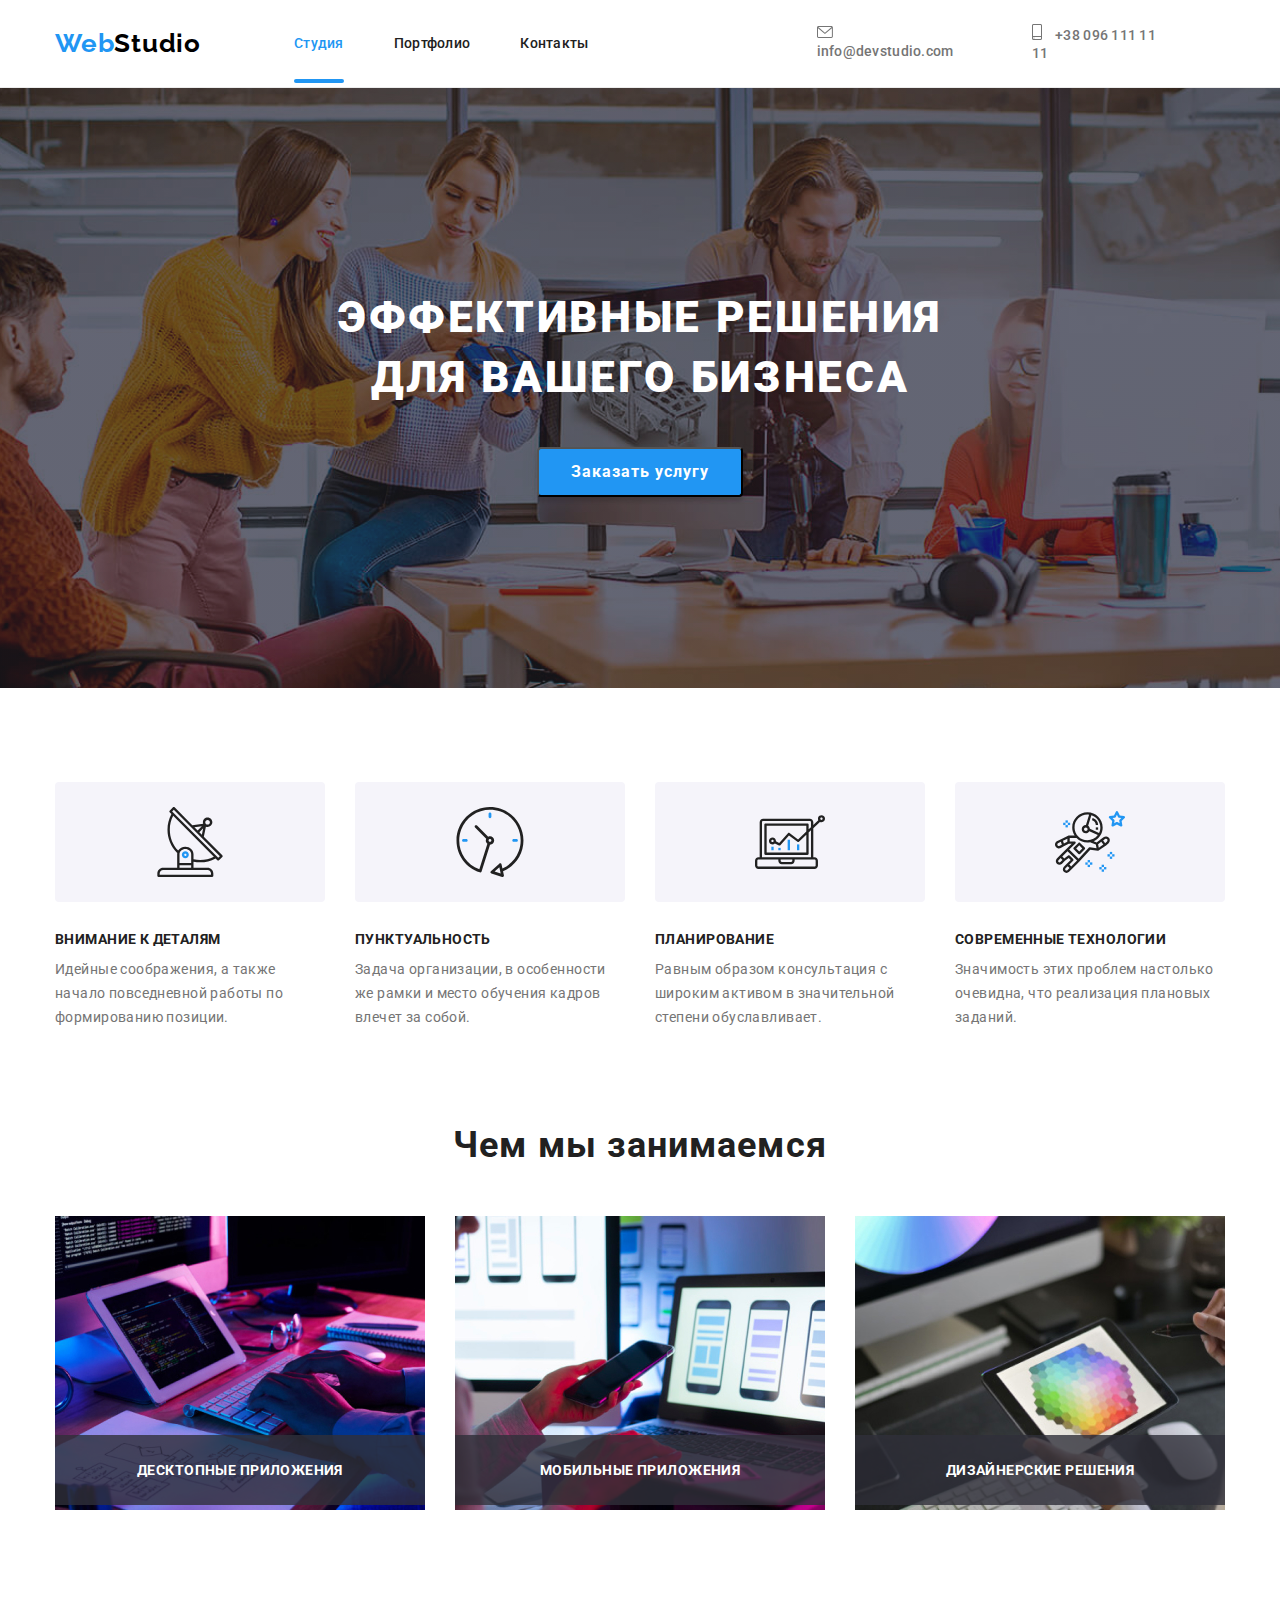
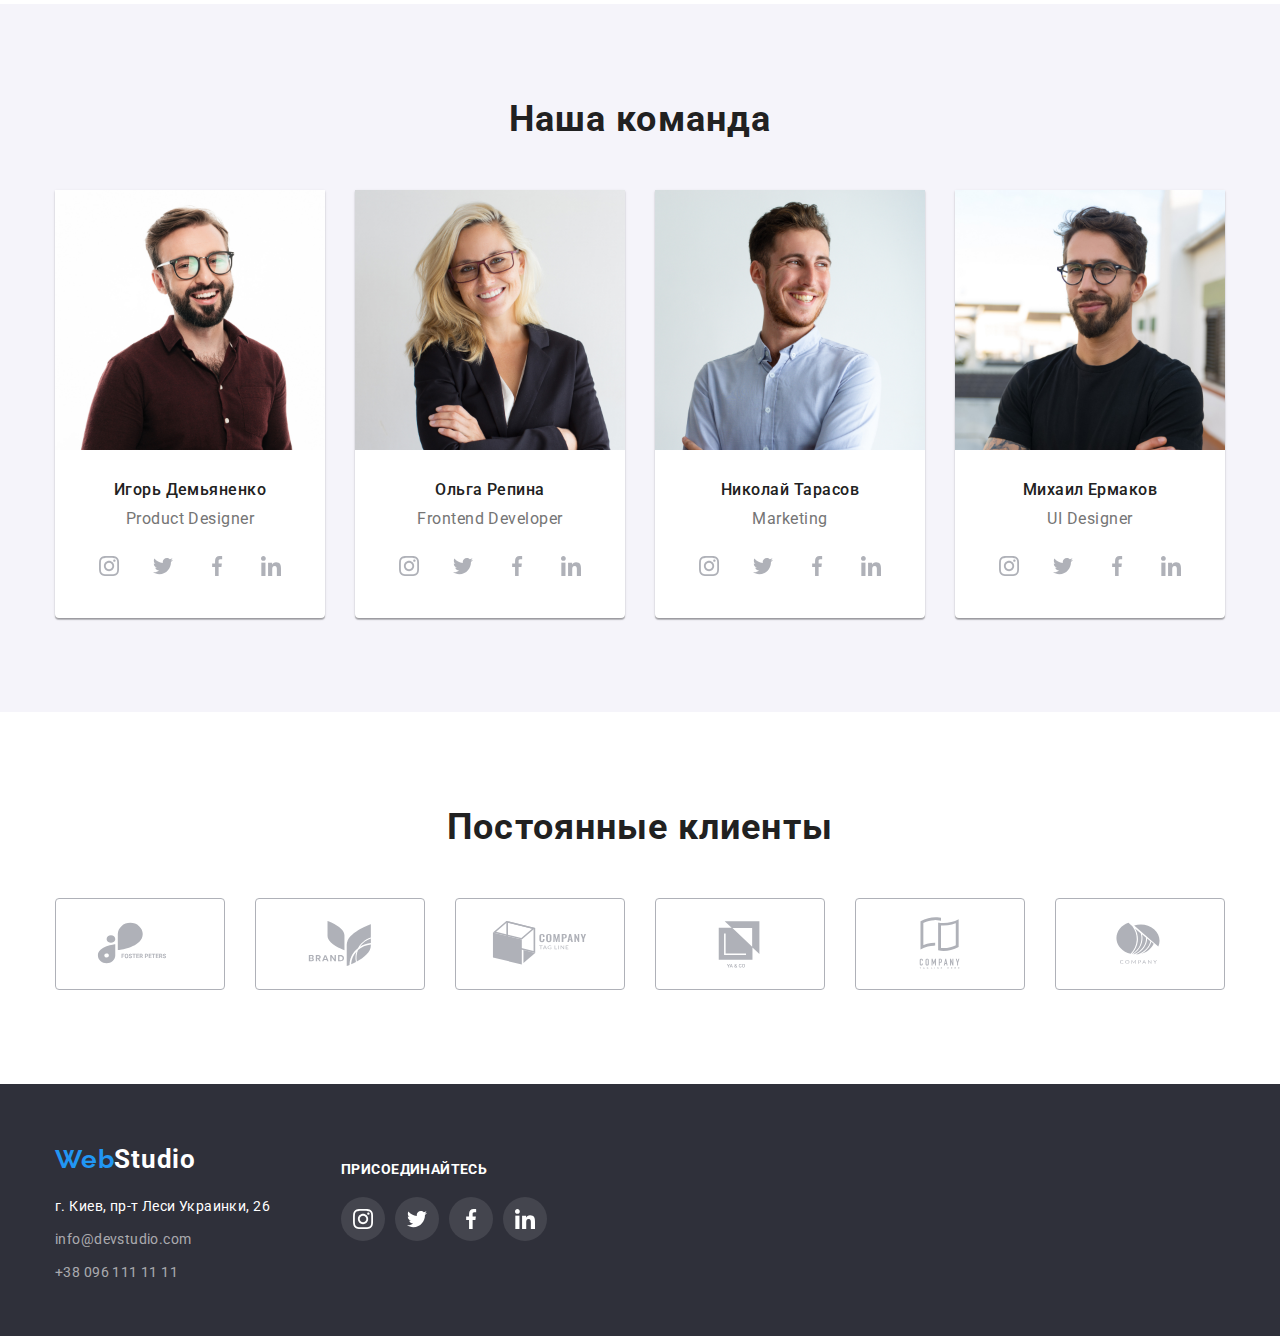
<file: index.html>
<!DOCTYPE html>
<html lang="ru">

<head>
    <meta charset="UTF-8">
    <meta http-equiv="X-UA-Compatible" content="IE=edge">
    <meta name="viewport" content="width=device-width, initial-scale=1.0">
    <title>Document</title>
    <link rel="preconnect" href="https://fonts.googleapis.com">
    <link rel="preconnect" href="https://fonts.gstatic.com" crossorigin>
    <link
        href="https://fonts.googleapis.com/css2?family=Raleway:wght@700&family=Roboto:wght@100;400;500;700;900&display=swap"
        rel="stylesheet">
    <link rel="stylesheet" href="css/modern-normalize.css">
    <link rel="stylesheet" href="css/styles.css">
</head>


<body>
    <!---   Хедер   -->
    <header class="header">
        <div class="header-div container">
            <nav class="header-nav">
                <a class="logo link" href="index.html">Web</a><a class="logo-header-studio link"
                    href="index.html">Studio</a>
                <ul class="header-list list">
                    <li class="header-li">
                        <a href="index.html" class="header-link link current">Студия</a>
                    </li>
                    <li class="header-li">
                        <a href="portfolio.html" class="header-link link">Портфолио</a>
                    </li>
                    <li class="header-li">
                        <a href="index.html" class="header-link link">Контакты</a>
                    </li>
                </ul>
                <div class="header-connect">
                    <ul class="header-list2 list">
                        <li class="header-li2">
                            <a href="mailto:info@devstudio.com" class="header-link2 link">
                                <svg class="header-icon" height="12" width="16">
                                    <use href="./images/icons.svg#icon-envelope"></use>
                                </svg>
                                info@devstudio.com
                            </a>
                        </li>
                        <li class="header-li2">
                            <a href="tel:+380961111111" class="header-link2 link">
                                <svg class="header-icon" height="16" width="10">
                                    <use href="./images/icons.svg#icon-smartphone"></use>
                                </svg>
                                +38 096 111 11 11</a>
                        </li>
                    </ul>
                </div>
            </nav>
        </div>
    </header>

    <main>



        <!---   Шапка    -->
        <section class="motto">
            <div class="motto-div container">
                <h1 class="motto-h1">Эффективные решения для вашего бизнеса</h1>
                <button type="button" class="motto-btn btn" data-modal-open>
                    Заказать услугу</button>
                <div class="backdrop is-hidden" data-modal>
                    <div class="modal-div">
                        <button type="button" class="modal-btn btn" data-modal-close>
                            <svg class="modal-icon" width="10" height="10">
                                <use href="./images/icons.svg#Vector"></use>
                            </svg>
                        </button>
                    </div>
                </div>
        </section>


        <!---   Гарантии    -->
        <section class="desctiption-div description">
            <div class="container">
                <ul class="description-list list">
                    <li class="desctiption-li">
                        <div class="desctiption-div-icon">
                            <svg class="description-icon" width="70" height="70">
                                <use href="./images/icons.svg#icon-antenna"></use>
                            </svg>
                        </div>
                        <h3 class="description-h3">
                            Внимание к деталям</h3>
                        <p class="description-p">Идейные соображения, а также начало повседневной работы по формированию
                            позиции.</p>
                    </li>
                    <li class="desctiption-li">
                        <div class="desctiption-div-icon">
                            <svg class="description-icon" width="70" height="70">
                                <use href="./images/icons.svg#icon-clock"></use>
                            </svg>
                        </div>
                        <h3 class="description-h3">
                            Пунктуальность</h3>
                        <p class="description-p">Задача организации, в особенности же рамки и место обучения кадров
                            влечет
                            за собой.</p>
                    </li>
                    <li class="desctiption-li">
                        <div class="desctiption-div-icon">
                            <svg class="description-icon" width="70" height="70">
                                <use href="./images/icons.svg#icon-diagram"></use>
                            </svg>
                        </div>
                        <h3 class="description-h3">
                            Планирование</h3>
                        <p class="description-p">Равным образом консультация с широким активом в значительной степени
                            обуславливает.</p>
                    </li>
                    <li class="desctiption-li">
                        <div class="desctiption-div-icon">
                            <svg class="description-icon" width="70" height="70">
                                <use href="./images/icons.svg#icon-astronaut"></use>
                            </svg>
                        </div>
                        <h3 class="description-h3">
                            Современные технологии</h3>
                        <p class="description-p">Значимость этих проблем настолько очевидна, что реализация плановых
                            заданий.</p>
                    </li>
                </ul>
            </div>
            </div>
        </section>


        <!---   Чем мы занимаемся   -->
        <section class="photo">
            <div class="container">
                <h2 class="photo-h2">Чем мы занимаемся</h2>
                <ul class="photo-list list">
                    <li class="photo-li">
                        <img class="photo-img" src="./images/img2.jpg" width="370" height="294"
                            alt="Клавиатура и планшет">
                        <div class="photo-h3-div">
                            <h3 class="photo-h3">Десктопные приложения</h3>
                        </div>
                    </li>
                    <li class="photo-li">
                        <img class="photo-img" src="./images/img1.jpg" width="370" height="294" alt="Телефон">
                        <div class="photo-h3-div">
                            <h3 class="photo-h3">Мобильные приложения</h3>
                        </div>
                    </li>
                    <li class="photo-li">
                        <img class="photo-img" src="./images/img.jpg" width="370" height="294" alt="Планшет">
                        <div class="photo-h3-div">
                            <h3 class="photo-h3">Дизайнерские решения</h3>
                        </div>
                    </li>
                </ul>
        </section>


        <!---   Наша команда    -->
        <section class="team">
            <div class="container">
                <h2 class="team-h2">Наша команда</h2>
                <ul class="team-list list">
                    <li class="team-li "><img class="team-img" src="./images/img3.jpg" width="270" height="260"
                            alt="Игорь Демьяненко">
                        <div class="team-li-div">
                            <h3 class="team-h3">Игорь Демьяненко</h3>
                            <p class="team-p" lang="en">Product Designer</p>
                            <ul class="team-icon-list list">
                                <li class="team-icon-li">
                                    <a href="" class="team-icon-link">
                                        <svg class="team-icon" width="20" height="20">
                                            <use href="./images/icons.svg#icon-instagram"></use>
                                        </svg>
                                    </a>
                                </li>
                                <li class="team-icon-li">
                                    <a href="" class="team-icon-link">
                                        <svg class="team-icon" width="20" height="20">
                                            <use href="./images/icons.svg#icon-twitter"></use>
                                        </svg>
                                    </a>
                                </li>
                                <li class="team-icon-li">
                                    <a href="" class="team-icon-link">
                                        <svg class="team-icon" width="20" height="20">
                                            <use href="./images/icons.svg#icon-facebook"></use>
                                        </svg>
                                    </a>
                                </li>
                                <li class="team-icon-li">
                                    <a href="" class="team-icon-link">
                                        <svg class="team-icon" width="20" height="20">
                                            <use href="./images/icons.svg#icon-linkedin"></use>
                                        </svg>
                                    </a>
                                </li>
                            </ul>
                    </li>
                    <li class="team-li ">
                        <img class="team-img" src="./images/img4.jpg" width="270" height="260" alt="Ольга Репина">
                        <div class="team-li-div">
                            <h3 class="team-h3">Ольга Репина</h3>
                            <p class="team-p" lang="en">Frontend Developer</p>
                            <ul class="team-icon-list list">
                                <li class="team-icon-li">
                                    <a href="" class="team-icon-link">
                                        <svg class="team-icon" width="20" height="20">
                                            <use href="./images/icons.svg#icon-instagram"></use>
                                        </svg>
                                    </a>
                                </li>
                                <li class="team-icon-li">
                                    <a href="" class="team-icon-link">
                                        <svg class="team-icon" width="20" height="20">
                                            <use href="./images/icons.svg#icon-twitter"></use>
                                        </svg>
                                    </a>
                                </li>
                                <li class="team-icon-li">
                                    <a href="" class="team-icon-link">
                                        <svg class="team-icon" width="20" height="20">
                                            <use href="./images/icons.svg#icon-facebook"></use>
                                        </svg>
                                    </a>
                                </li>
                                <li class="team-icon-li">
                                    <a href="" class="team-icon-link">
                                        <svg class="team-icon" width="20" height="20">
                                            <use href="./images/icons.svg#icon-linkedin"></use>
                                        </svg>
                                    </a>
                                </li>
                            </ul>
                        </div>
                    </li>
                    <li class="team-li "><img class="team-img" src="./images/img5.jpg" width="270" height="260"
                            alt="Николай Тарасов">
                        <div class="team-li-div">
                            <h3 class="team-h3">Николай Тарасов</h3>
                            <p class="team-p" lang="en">Marketing</p>
                            <ul class="team-icon-list list">
                                <li class="team-icon-li">
                                    <a href="" class="team-icon-link">
                                        <svg class="team-icon" width="20" height="20">
                                            <use href="./images/icons.svg#icon-instagram"></use>
                                        </svg>
                                    </a>
                                </li>
                                <li class="team-icon-li">
                                    <a href="" class="team-icon-link">
                                        <svg class="team-icon" width="20" height="20">
                                            <use href="./images/icons.svg#icon-twitter"></use>
                                        </svg>
                                    </a>
                                </li>
                                <li class="team-icon-li">
                                    <a href="" class="team-icon-link">
                                        <svg class="team-icon" width="20" height="20">
                                            <use href="./images/icons.svg#icon-facebook"></use>
                                        </svg>
                                    </a>
                                </li>
                                <li class="team-icon-li">
                                    <a href="" class="team-icon-link">
                                        <svg class="team-icon" width="20" height="20">
                                            <use href="./images/icons.svg#icon-linkedin"></use>
                                        </svg>
                                    </a>
                                </li>
                            </ul>
                        </div>
                    </li>
                    <li class="team-li "><img class="team-img" src="./images/img6.jpg" width="270" height="260"
                            alt="Михаил Ермаков">
                        <div class="team-li-div">
                            <h3 class="team-h3">Михаил Ермаков</h3>
                            <p class="team-p" lang="en">UI Designer</p>
                            <ul class="team-icon-list list">
                                <li class="team-icon-li">
                                    <a href="" class="team-icon-link">
                                        <svg class="team-icon" width="20" height="20">
                                            <use href="./images/icons.svg#icon-instagram"></use>
                                        </svg>
                                    </a>
                                </li>
                                <li class="team-icon-li">
                                    <a href="" class="team-icon-link">
                                        <svg class="team-icon" width="20" height="20">
                                            <use href="./images/icons.svg#icon-twitter"></use>
                                        </svg>
                                    </a>
                                </li>
                                <li class="team-icon-li">
                                    <a href="" class="team-icon-link">
                                        <svg class="team-icon" width="20" height="20">
                                            <use href="./images/icons.svg#icon-facebook"></use>
                                        </svg>
                                    </a>
                                </li>
                                <li class="team-icon-li">
                                    <a href="" class="team-icon-link">
                                        <svg class="team-icon" width="20" height="20">
                                            <use href="./images/icons.svg#icon-linkedin"></use>
                                        </svg>
                                    </a>
                                </li>
                            </ul>
                        </div>
                    </li>
                </ul>
            </div>
        </section>

        <section class="clients">
            <div class="clients-div container">
                <h2 class="clients-h2">Постоянные клиенты</h2>
                <ul class="clients-list list">
                    <li class="clients-li">
                        <a class="clients-icon-link" href="">
                            <svg class="clients-icon" width="106" height="60">
                                <use href="./images/icons.svg#icon-Logo"></use>
                            </svg>
                        </a>
                    </li>
                    <li class="clients-li">
                        <a class="clients-icon-link" href="">
                            <svg class="clients-icon" width="106" height="60">
                                <use href="./images/icons.svg#icon-Logo1"></use>
                            </svg>
                        </a>
                    </li>
                    <li class="clients-li">
                        <a class="clients-icon-link" href="">
                            <svg class="clients-icon" width="106" height="60">
                                <use href="./images/icons.svg#icon-Logo2"></use>
                            </svg>
                        </a>
                    </li>
                    <li class="clients-li">
                        <a class="clients-icon-link" href="">
                            <svg class="clients-icon" width="106" height="60">
                                <use href="./images/icons.svg#icon-Logo3"></use>
                            </svg>
                        </a>
                    </li>
                    <li class="clients-li">
                        <a class="clients-icon-link" href="">
                            <svg class="clients-icon" width="106" height="60">
                                <use href="./images/icons.svg#icon-Logo4"></use>
                            </svg>
                        </a>
                    </li>
                    <li class="clients-li">
                        <a class="clients-icon-link" href="">
                            <svg class="clients-icon" width="106" height="60">
                                <use href="./images/icons.svg#icon-Logo5"></use>
                            </svg>
                        </a>
                    </li>
                </ul>
            </div>


        </section>

    </main>
    <!---   Футер    -->
    <footer class="footer">
        <div class="footer-div container">
            <span class="footer-logo"><a href="index.html" class="logo link">Web</a><a class="logo-footer-studio link"
                    href="index.html">Studio</a></span>
            <address class="footer-address">
                <ul class="footer-list list">
                    <li class="footer-li"><a class="footer-location link"
                            href="https://www.google.com.ua/maps/place/%D0%B1%D1%83%D0%BB%D1%8C%D0%B2%D0%B0%D1%80+%D0%9B%D0%B5%D1%81%D1%96+%D0%A3%D0%BA%D1%80%D0%B0%D1%97%D0%BD%D0%BA%D0%B8,+26,+%D0%9A%D0%B8%D1%97%D0%B2,+02000/@50.4265841,30.5361971,17z/data=!4m13!1m7!3m6!1s0x40d4cf0e033ecbe9:0x57a4dffefec77da0!2z0LHRg9C70YzQstCw0YAg0JvQtdGB0ZYg0KPQutGA0LDRl9C90LrQuCwgMjYsINCa0LjRl9CyLCAwMjAwMA!3b1!8m2!3d50.4265807!4d30.5383858!3m4!1s0x40d4cf0e033ecbe9:0x57a4dffefec77da0!8m2!3d50.4265807!4d30.5383858">
                            г. Киев, пр-т Леси Украинки, 26</a></li>
                    <li class="footer-li"><a class="footer-link link"
                            href="mailto:info@devstudio.com">info@devstudio.com</a></li>
                    <li class="footer-li"><a class="footer-link link" href="tel:+380961111111">+38 096 111 11 11</a>
                    </li>
                </ul>
            </address>
        </div>
        <div class="footer-icon-div container">
            <h3 class="footer-h3">
                ПРИСОЕДИНАЙТЕСЬ
            </h3>
            <ul class="footer-icon-list list">
                <li class="footer-icon-li">
                    <a href="" class="footer-icon-link">
                        <svg class="footer-icon" width="20" height="20">
                            <use href="./images/icons.svg#icon-instagram"></use>
                        </svg>
                    </a>
                </li>
                <li class="footer-icon-li">
                    <a href="" class="footer-icon-link">
                        <svg class="footer-icon" width="20" height="20">
                            <use href="./images/icons.svg#icon-twitter"></use>
                        </svg>
                    </a>
                </li>
                <li class="footer-icon-li">
                    <a href="" class="footer-icon-link">
                        <svg class="footer-icon" width="20" height="20">
                            <use href="./images/icons.svg#icon-facebook"></use>
                        </svg>
                    </a>
                </li>
                <li class="footer-icon-li">
                    <a href="" class="footer-icon-link">
                        <svg class="footer-icon" width="20" height="20">
                            <use href="./images/icons.svg#icon-linkedin"></use>
                        </svg>
                    </a>
                </li>
            </ul>
        </div>
    </footer>
    <script src="./js/modal.js"></script>
</body>

</html>
</file>
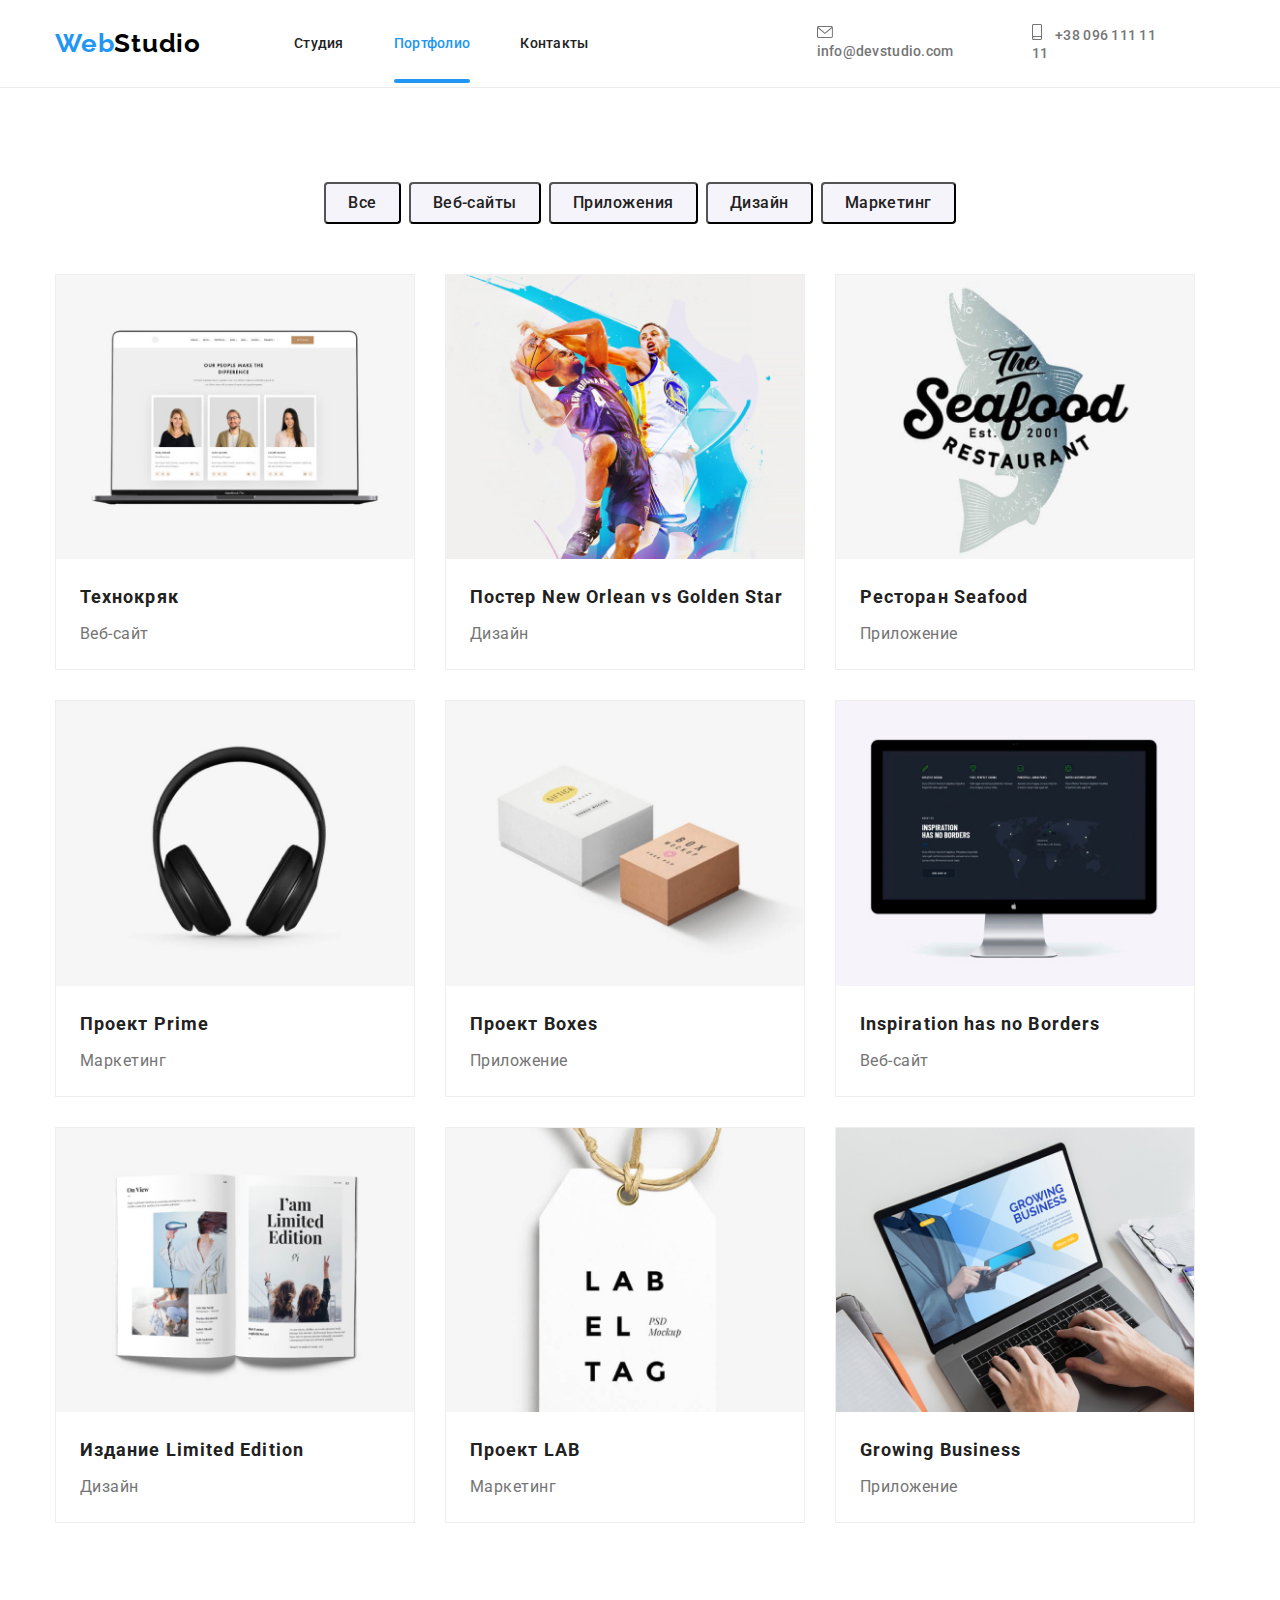
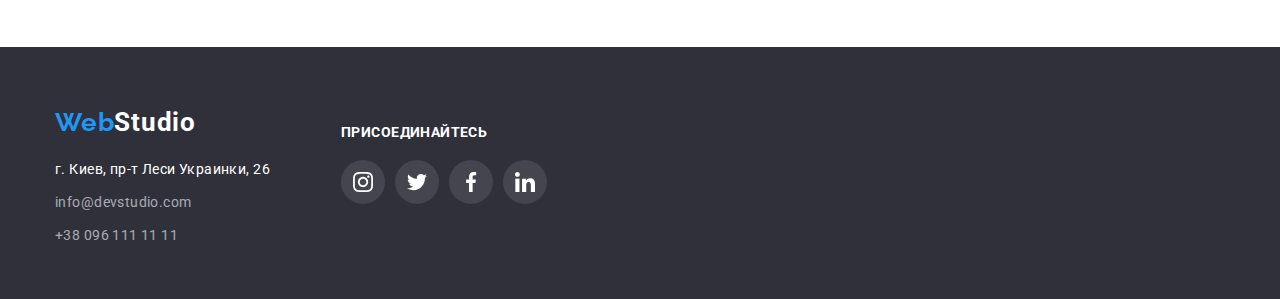
<file: portfolio.html>
<!DOCTYPE html>
<html lang="en">

<head>
    <meta charset="UTF-8">
    <meta http-equiv="X-UA-Compatible" content="IE=edge">
    <meta name="viewport" content="width=device-width, initial-scale=1.0">
    <title>Document</title>
    <link rel="preconnect" href="https://fonts.googleapis.com">
    <link rel="preconnect" href="https://fonts.gstatic.com" crossorigin>
    <link
        href="https://fonts.googleapis.com/css2?family=Raleway:wght@700&family=Roboto:wght@100;400;500;700;900&display=swap"
        rel="stylesheet">
    <link rel="stylesheet" href="css/modern-normalize.css">
    <link rel="stylesheet" href="css/styles.css">
</head>

<body>

    <!---   Хедер   -->
    <header class="header">
        <div class="header-div container">
            <nav class="header-nav">
                <a class="logo link" href="index.html">Web</a><a class="logo-header-studio link"
                    href="index.html">Studio</a>
                <ul class="header-list list">
                    <li class="header-li"><a href="index.html" class="header-link link">Студия</a></li>
                    <li class="header-li"><a href="portfolio.html" class="header-link link current">Портфолио</a></li>
                    <li class="header-li"><a href="index.html" class="header-link link">Контакты</a></li>
                </ul>
                <div class="header-connect">
                    <ul class="header-list2 list">
                        <li class="header-li2">
                            <a href="mailto:info@devstudio.com" class="header-link2 link">
                                <svg class="header-icon" height="12" width="16">
                                    <use href="./images/icons.svg#icon-envelope"></use>
                                </svg>
                                info@devstudio.com
                            </a>
                        </li>
                        <li class="header-li2">
                            <a href="tel:+380961111111" class="header-link2 link">
                                <svg class="header-icon" height="16" width="10">
                                    <use href="./images/icons.svg#icon-smartphone"></use>
                                </svg>
                                +38 096 111 11 11</a>
                        </li>
                    </ul>
                </div>
            </nav>
        </div>
    </header>

    <main>



        <!-- Главный контент -->
        <section class="maincontant">
            <div class="maincontant-div container">
                <ul class="nav-list list">
                    <li class="nav-li"><button class="nav-btn btn" type="button">Все</button></li>
                    <li class="nav-li"><button class="nav-btn btn" type="button">Веб-сайты</button></li>
                    <li class="nav-li"><button class="nav-btn btn" type="button">Приложения</button></li>
                    <li class="nav-li"><button class="nav-btn btn" type="button">Дизайн</button></li>
                    <li class="nav-li"><button class="nav-btn btn" type="button">Маркетинг</button></li>
                </ul>
                <ul class="maincontant-list list">
                    <li class="maincontant-li">
                        <a href="" class="maincontant-link link">
                        <div class="maincontant-div-img">
                        <img class="maincontant-img" src="./images/pcr.jpg" alt="Ноутбук" width="370" height="294">
                        <p class="maincontant-overflow-p">
                            Технокряк это современная площадка распространения коронавируса. Компании используют эту платформу для цифрового
                        шпионажа и атак на защищённые сервера конкурентов.
                    </p>    
                </div>
                        <div class="maincontant-div-li">
                            <h3 class="maincontant-h3">Технокряк</h3>
                            <p class="maincontant-p">Веб-сайт</p>
                        </div>
                        </a>
                    </li>
                    <li class="maincontant-li">
                        <a href="" class="maincontant-link link">
                            <div class="maincontant-div-img">
                        <img class="maincontant-img" src="./images/pcr1.jpg" alt="Лого баскетбол" width="370"
                            height="294">
                            <p class="maincontant-overflow-p">
                                Lorem ipsum dolor sit amet consectetur adipisicing elit. Vel alias modi similique praesentium officia quo accusantium,
                                ut inventore saepe eius maxime aspernatur optio nulla cumque molestiae hic, nesciunt rem id!
                            </p>
                            </div>
                        <div class="maincontant-div-li">
                            <h3 class="maincontant-h3">Постер New Orlean vs Golden Star</h3>
                            <p class="maincontant-p">Дизайн</p>
                        </div>
                        </a>
                    </li>
                    <li class="maincontant-li">
                        <a href="" class="maincontant-link link">
                            <div class="maincontant-div-img">
                        <img class="maincontant-img" src="./images/pcr2.jpg" alt="Лого акула" width="370" height="294">                        
                        <p class="maincontant-overflow-p">
                            Lorem ipsum dolor sit amet consectetur adipisicing elit. Vel alias modi similique praesentium officia quo accusantium,
                            ut inventore saepe eius maxime aspernatur optio nulla cumque molestiae hic, nesciunt rem id!
                        </p>
                        </div>
                        <div class="maincontant-div-li">
                            <h3 class="maincontant-h3">Ресторан Seafood</h3>
                            <p class="maincontant-p">Приложение</p>
                        </div>
                    </a>
                    </li>
                    <li class="maincontant-li">
                        <a href="" class="maincontant-link link">
                            <div class="maincontant-div-img">
                        <img class="maincontant-img" src="./images/pcr3.jpg" alt="Наушники" width="370" height="294">
                        <p class="maincontant-overflow-p">
                            Lorem ipsum dolor sit amet consectetur adipisicing elit. Vel alias modi similique praesentium officia quo accusantium,
                            ut inventore saepe eius maxime aspernatur optio nulla cumque molestiae hic, nesciunt rem id!
                        </p>
                        </div>
                        <div class="maincontant-div-li">
                            <h3 class="maincontant-h3">Проект Prime</h3>
                            <p class="maincontant-p">Маркетинг</p>
                        </div>
                        </a>
                    </li>
                    <li class="maincontant-li">
                        <a href="" class="maincontant-link link">
                            <div class="maincontant-div-img">
                        <img class="maincontant-img" src="./images/pcr4.jpg" alt="Коробки" width="370" height="294">
                        <p class="maincontant-overflow-p">
                            Lorem ipsum dolor sit amet consectetur adipisicing elit. Vel alias modi similique praesentium officia quo accusantium,
                            ut inventore saepe eius maxime aspernatur optio nulla cumque molestiae hic, nesciunt rem id!
                        </p>
                        </div>
                        <div class="maincontant-div-li">
                            <h3 class="maincontant-h3">Проект Boxes</h3>
                            <p class="maincontant-p">Приложение</p>
                        </div>
                        </a>
                    </li>
                    <li class="maincontant-li">
                        <a href="" class="maincontant-link link">
                            <div class="maincontant-div-img">
                        <img class="maincontant-img" src="./images/pcr5.jpg" alt="Монитор" width="370" height="294">
                        <p class="maincontant-overflow-p">
                            Lorem ipsum dolor sit amet consectetur adipisicing elit. Vel alias modi similique praesentium officia quo accusantium,
                            ut inventore saepe eius maxime aspernatur optio nulla cumque molestiae hic, nesciunt rem id!
                        </p>
                        </div>
                        <div class="maincontant-div-li">
                            <h3 class="maincontant-h3">Inspiration has no Borders</h3>
                            <p class="maincontant-p">Веб-сайт</p>
                        </div>
                        </a>
                    </li>
                    <li class="maincontant-li">
                        <a href="" class="maincontant-link link">
                            <div class="maincontant-div-img">
                        <img class="maincontant-img" src="./images/pcr6.jpg" alt="Книга" width="370" height="294">
                        <p class="maincontant-overflow-p">
                            Lorem ipsum dolor sit amet consectetur adipisicing elit. Vel alias modi similique praesentium officia quo accusantium,
                            ut inventore saepe eius maxime aspernatur optio nulla cumque molestiae hic, nesciunt rem id!
                        </p>      
                        </div>
                        <div class="maincontant-div-li">
                            <h3 class="maincontant-h3">Издание Limited Edition</h3>
                            <p class="maincontant-p">Дизайн</p>
                        </div>
                        </a>
                    </li>
                    <li class="maincontant-li">
                        <a href="" class="maincontant-link link">
                            <div class="maincontant-div-img">
                        <img class="maincontant-img" src="./images/pcr7.jpg" alt="Цепь" width="370" height="294">
                        <p class="maincontant-overflow-p">
                            Lorem ipsum dolor sit amet consectetur adipisicing elit. Vel alias modi similique praesentium officia quo accusantium,
                            ut inventore saepe eius maxime aspernatur optio nulla cumque molestiae hic, nesciunt rem id!
                        </p>
                        </div>
                        <div class="maincontant-div-li">
                            <h3 class="maincontant-h3">Проект LAB</h3>
                            <p class="maincontant-p">Маркетинг</p>
                        </div>
                        </a>
                    </li>
                    <li class="maincontant-li">
                        <a href="" class="maincontant-link link">
                            <div class="maincontant-div-img">
                        <img class="maincontant-img" src="./images/pcr8.jpg" alt="Ноутбук" width="370" height="294">
                        <p class="maincontant-overflow-p">
                            Lorem ipsum dolor sit amet consectetur adipisicing elit. Vel alias modi similique praesentium officia quo accusantium,
                            ut inventore saepe eius maxime aspernatur optio nulla cumque molestiae hic, nesciunt rem id!
                        </p>
                        </div>
                        <div class="maincontant-div-li">
                            <h3 class="maincontant-h3">Growing Business</h3>
                            <p class="maincontant-p">Приложение</p>
                        </div>
                        </a>
                    </li>
                </ul>
            </div>
        </section>


    </main>
    <!---   Футер    -->
    <footer class="footer">
        <div class="footer-div container">
            <span class="footer-logo"><a href="index.html" class="logo link">Web</a><a class="logo-footer-studio link"
                    href="index.html">Studio</a></span>
            <address class="footer-address">
                <ul class="footer-list list">
                    <li class="footer-li"><a class="footer-location link"
                            href="https://www.google.com.ua/maps/place/%D0%B1%D1%83%D0%BB%D1%8C%D0%B2%D0%B0%D1%80+%D0%9B%D0%B5%D1%81%D1%96+%D0%A3%D0%BA%D1%80%D0%B0%D1%97%D0%BD%D0%BA%D0%B8,+26,+%D0%9A%D0%B8%D1%97%D0%B2,+02000/@50.4265841,30.5361971,17z/data=!4m13!1m7!3m6!1s0x40d4cf0e033ecbe9:0x57a4dffefec77da0!2z0LHRg9C70YzQstCw0YAg0JvQtdGB0ZYg0KPQutGA0LDRl9C90LrQuCwgMjYsINCa0LjRl9CyLCAwMjAwMA!3b1!8m2!3d50.4265807!4d30.5383858!3m4!1s0x40d4cf0e033ecbe9:0x57a4dffefec77da0!8m2!3d50.4265807!4d30.5383858">
                            г. Киев, пр-т Леси Украинки, 26</a></li>
                    <li class="footer-li"><a class="footer-link link"
                            href="mailto:info@devstudio.com">info@devstudio.com</a></li>
                    <li class="footer-li"><a class="footer-link link" href="tel:+380961111111">+38 096 111 11 11</a>
                    </li>
                </ul>
            </address>
        </div>
        <div class="footer-icon-div container">
            <h3 class="footer-h3">
                ПРИСОЕДИНАЙТЕСЬ
            </h3>
            <ul class="footer-icon-list list">
                <li class="footer-icon-li">
                    <a href="" class="footer-icon-link">
                        <svg class="footer-icon" width="20" height="20">
                            <use href="./images/icons.svg#icon-instagram"></use>
                        </svg>
                    </a>
                </li>
                <li class="footer-icon-li">
                    <a href="" class="footer-icon-link">
                        <svg class="footer-icon" width="20" height="20">
                            <use href="./images/icons.svg#icon-twitter"></use>
                        </svg>
                    </a>
                </li>
                <li class="footer-icon-li">
                    <a href="" class="footer-icon-link">
                        <svg class="footer-icon" width="20" height="20">
                            <use href="./images/icons.svg#icon-facebook"></use>
                        </svg>
                    </a>
                </li>
                <li class="footer-icon-li">
                    <a href="" class="footer-icon-link">
                        <svg class="footer-icon" width="20" height="20">
                            <use href="./images/icons.svg#icon-linkedin"></use>
                        </svg>
                    </a>
                </li>
            </ul>
        </div>
    </footer>



</body>

</html>
</file>
<file: css/styles.css>
/* ОБЩИЕ КЛАССЫ */
body {
  background: #e5e5e5;
  font-family: Roboto;
}
.btn {
  cursor: pointer;
}
.list {
  list-style-type: none;
}
.link {
  text-decoration: none;
}
.container {
  width: 1200px;
  padding-right: 15px;
  padding-left: 15px;
  margin: 0 auto;
}

/* СБРОС СТИЛЕЙ */
h1,
h2,
h3,
h4,
h5,
h6,
p {
  margin: 0px;
}
ul {
  margin: 0px;
  padding: 0px;
}
img {
  display: block;
}

/* INDEX-HTML */
/* Логотип */
.logo {
  font-family: Raleway;
  font-weight: 700;
  line-height: 1.19;
  font-style: normal;
  font-size: 26px;
  letter-spacing: 0.03em;
  color: #2196f3;
}
.logo-header-studio {
  font-family: Raleway;
  font-weight: 700;
  line-height: 1.19;
  font-style: normal;
  font-size: 26px;
  letter-spacing: 0.03em;
  color: #000000;
}
.logo-footer-studio {
  font-weight: 700;
  line-height: 1.19;
  letter-spacing: 0.03em;
  font-style: normal;
  font-size: 26px;
  color: #ffffff;
}
/* Хедер */
.header {
  padding-top: 24px;
  padding-bottom: 24px;
  border-bottom: 1px solid #ececec;
  background-color: #ffffff;
}
.header-nav {
  display: flex;
  align-items: center;
  justify-content: space-between;
}
.header-div {
  display: flex;
  align-items: center;
}
.header-list {
  display: flex;
  margin-left: 93px;
}
.header.connect {
  display: flex;
  margin-left: auto;
}
.header-list2 {
  display: flex;
  margin-left: 178px;
}
.header-icon {
  margin-right: 10px;
  transition: color 250ms cubic-bezier(0.4, 0, 0.2, 1);
}
.header-icon:hover {
  color: #2196f3;
}
.header-li {
  margin-right: 50px;
  cursor: pointer;
}
.header-li2 {
  margin-right: 50px;
  cursor: pointer;
}
.header-li2:last-child {
  margin-right: 50px;
}
.header-link {
  line-height: 1.14;
  letter-spacing: 0.02em;
  color: #212121;
  font-weight: 500;
  font-style: normal;
  font-size: 14px;
  transition: color 250ms cubic-bezier(0.4, 0, 0.2, 1);
  padding-bottom: 32px;
  padding-top: 32px;
}
.header-link:focus,
.header-link:hover {
  color: #2196f3;
}
.header-link2 {
  line-height: 1.14;
  letter-spacing: 0.02em;
  color: #757575;
  font-weight: 500;
  font-size: 14px;
  font-style: normal;
  transition: color 250ms cubic-bezier(0.4, 0, 0.2, 1);
  padding-bottom: 32px;
  padding-top: 32px;
}
.header-link2:focus,
.header-link2:hover {
  color: #2196f3;
}
.header-link.current::after {
  content: "";
  position: absolute;
  width: 100%;
  left: 0;
  bottom: 0px;
  background-color: #2196f3;
  height: 4px;
  border-radius: 2px;
}
.current {
  position: relative;
  color: #2196f3;
}

/* Шапка */
.motto {
  background: #2f303a;
  height: 600px;
  background-image: linear-gradient(
      rgba(47, 48, 58, 0.4),
      rgba(47, 48, 58, 0.4)
    ),
    url(../images/background.jpg);
  background-size: cover;
  max-width: 1600px;
  background-position: center;
  background-repeat: no-repeat;
  margin-right: auto;
  margin-left: auto;
}
.motto-div {
  padding-top: 200px;
  padding-bottom: 210px;
}
.motto-h1 {
  line-height: 1.36;
  text-align: center;
  letter-spacing: 0.06em;
  text-transform: uppercase;
  color: #ffffff;
  font-style: normal;
  font-weight: 900;
  font-size: 44px;
  text-align: center;
  width: 696px;
  display: inline-block;
  padding-bottom: 40px;
  width: 696px;
  display: flex;
  margin: 0 auto;
}
.motto-btn {
  font-weight: 700;
  line-height: 1.88;
  display: flex;
  align-items: center;
  text-align: center;
  letter-spacing: 0.06em;
  color: #ffffff;
  background: #2196f3;
  box-shadow: 0px 4px 4px rgba(0, 0, 0, 0.15);
  border-radius: 4px;
  font-style: normal;
  font-size: 16px;
  height: 50px;
  margin: 0 auto;
  padding: 10px 32px;
  transition: color 250ms cubic-bezier(0.4, 0, 0.2, 1),
    background-color 250ms cubic-bezier(0.4, 0, 0.2, 1);
}
.backdrop {
  width: 100vw;
  height: 100vh;
  background-color: rgba(0, 0, 0, 0.1);
  position: fixed;
  top: 0;
  left: 0;
  transition: opacity 350ms, visibility 350ms;
  z-index: 1;
}
.backdrop.is-hidden {
  display: none;
}
.modal-div {
  width: 528px;
  height: 581px;
  background-color: #ffffff;
  border-radius: 4px;
  position: absolute;
  top: 50%;
  left: 50%;
  transform: scale(1) rotate(0) translate(-50%, -50%);
  transition: transform 350ms;
}
.modal-btn {
  border-radius: 50%;
  width: 30px;
  height: 30px;
  left: 1026px;
  top: 229px;
  background: #ffffff;
  border: 1px solid rgba(0, 0, 0, 0.1);
  box-sizing: border-box;
  display: flex;
  justify-content: center;
  align-items: center;
  margin-left: auto;
  margin-right: 8px;
  margin-top: 8px;
}

/* Гарантии */
.description {
  background-color: #ffffff;
  padding-top: 94px;
  padding-bottom: 94px;
}
.desctiption-div {
  display: flex;
}
.desctiption-div-icon {
  background-color: #f5f4fa;
  border-radius: 4px;
  width: 270px;
  height: 120px;
  margin-bottom: 30px;
  display: flex;
  align-items: center;
  justify-content: center;
}

.description-icon {
}
.description-list {
  display: flex;
}
.description-h3 {
  font-weight: 700;
  line-height: 1.14;
  letter-spacing: 0.03em;
  text-transform: uppercase;
  color: #212121;
  font-style: normal;
  font-size: 14px;
}
.desctiption-li {
  padding-right: 30px;
}
.description-p {
  line-height: 1.71;
  letter-spacing: 0.03em;
  color: #757575;
  font-style: normal;
  font-weight: 400;
  font-size: 14px;
  margin-top: 10px;
}

/* Чем мы занимаемся */
.photo {
  padding-bottom: 94px;
  background-color: #ffffff;
}
.photo-h2 {
  font-weight: 700;
  line-height: 1.17;
  text-align: center;
  letter-spacing: 0.03em;
  color: #212121;
  font-style: normal;
  font-size: 36px;
  margin-bottom: 50px;
}
.photo-list {
  display: flex;
}
.photo-li {
  padding-right: 30px;
}
.photo-h3-div {
  width: 369.98px;
  height: 70px;
  background-color: rgba(47, 48, 58, 0.8);
  display: flex;
  justify-content: center;
  align-items: center;
  position: absolute;
  top: 1435px;
}
.photo-h3 {
  font-style: normal;
  font-weight: bold;
  font-size: 14px;
  line-height: 16px;
  text-align: center;
  letter-spacing: 0.03em;
  text-transform: uppercase;
  color: #ffffff;
}
.photo-img {
}

/* Наша команда */
.team {
  background-color: #f5f4fa;
  padding-top: 94px;
  padding-bottom: 94px;
}
.team-h2 {
  font-weight: 700;
  line-height: 1.17;
  text-align: center;
  letter-spacing: 0.03em;
  color: #212121;
  font-style: normal;
  font-size: 36px;
  margin-bottom: 50px;
}
.team-list {
  display: flex;
}
.team-link-icon {
  display: flex;
}
.team-icon-list {
  display: flex;
  justify-content: center;
}
.team-icon-li {
  width: 44px;
  height: 44px;
}
.team-icon-link {
  width: 100%;
  height: 100%;
  border-radius: 50%;
  display: flex;
  align-items: center;
  justify-content: center;
  color: #afb1b8;
  transition: color 250ms cubic-bezier(0.4, 0, 0.2, 1),
    background-color 250ms cubic-bezier(0.4, 0, 0.2, 1);
}
.team-icon-link:focus,
.team-icon-link:hover {
  background-color: #2196f3;
  color: #ffffff;
}

.team-icon-li + .team-icon-li {
  margin-left: 10px;
}
.team-icon {
  fill: currentColor;
}
.team-li {
  background: #ffffff;
  box-shadow: 0px 1px 3px rgba(0, 0, 0, 0.12), 0px 1px 1px rgba(0, 0, 0, 0.14),
    0px 2px 1px rgba(0, 0, 0, 0.2);
  border-radius: 0px 0px 4px 4px;
  margin-right: 30px;
}
.team-li-div {
  padding-top: 30px;
  padding-bottom: 30px;
}
.team-li:last-child {
  margin-right: 0px;
}
.team-img {
}
.team-h3 {
  line-height: 1.19;
  text-align: center;
  letter-spacing: 0.03em;
  color: #212121;
  font-style: normal;
  font-weight: 500;
  font-size: 16px;
  margin-bottom: 10px;
}
.team-p {
  line-height: 1.19;
  text-align: center;
  letter-spacing: 0.03em;
  color: #757575;
  font-style: normal;
  font-weight: 400;
  font-size: 16px;
  margin-bottom: 16px;
}

.clients {
  background-color: #ffffff;
  padding-top: 94px;
  padding-bottom: 94px;
}
.clients-div {
}
.clients-list {
  display: flex;
  justify-content: center;
}
.clients-icon-link {
  width: 170px;
  height: 92px;
  border: 1px solid #afb1b8;
  box-sizing: border-box;
  border-radius: 4px;
  display: flex;
  justify-content: center;
  align-items: center;
  color: #afb1b8;
  transition: color 250ms cubic-bezier(0.4, 0, 0.2, 1),
    background-color 250ms cubic-bezier(0.4, 0, 0.2, 1);
}
.clients-icon-link:hover,
.clients-icon-link:focus {
  border-color: #2196f3;
  color: #2196f3;
}
.clients-li {
}
.clients-li + .clients-li {
  margin-left: 30px;
}
.clients-icon {
  fill: currentColor;
}

.clients-h2 {
  margin-bottom: 50px;
  font-style: normal;
  font-weight: bold;
  font-size: 36px;
  line-height: 42px;
  text-align: center;
  letter-spacing: 0.03em;
  color: #212121;
}
/* Футер */
.footer {
  background: #2f303a;
  padding-top: 60px;
  padding-bottom: 60px;
  height: 252px;
}

.footer-address {
  padding-top: 20px;
}
.footer-logo {
  display: inline-block;
}
.footer-list {
}
.footer-li {
  margin-bottom: 9px;
}
.footer-li:last-child {
  margin-bottom: 0px;
}
.footer-location {
  font-style: normal;
  line-height: 1.71;
  letter-spacing: 0.03em;
  color: #ffffff;
  font-style: normal;
  font-weight: 400;
  font-size: 14px;
}
.footer-link {
  font-style: normal;
  line-height: 1.71;
  letter-spacing: 0.03em;
  color: rgba(255, 255, 255, 0.6);
  font-style: normal;
  font-weight: 400;
  font-size: 14px;
}
.footer-icon-list {
  display: flex;
}
.footer-icon-li {
  width: 44px;
  height: 44px;
}
.footer-icon-li + .footer-icon-li {
  margin-left: 10px;
}
.footer-icon {
}
.footer-h3 {
  padding-bottom: 20px;
  font-style: normal;
  font-weight: bold;
  font-size: 14px;
  line-height: 16px;
  letter-spacing: 0.03em;
  text-transform: uppercase;
  color: #ffffff;
}
.footer-logo-div {
  display: flex;
}
.footer-icon-link {
  width: 100%;
  height: 100%;
  border-radius: 50%;
  display: flex;
  align-items: center;
  justify-content: center;
  color: #afb1b8;
  background-color: rgba(255, 255, 255, 0.1);
  color: #ffffff;
  transition: color 250ms cubic-bezier(0.4, 0, 0.2, 1),
    background-color 250ms cubic-bezier(0.4, 0, 0.2, 1);
}
.footer-icon-link:focus,
.footer-icon-link:hover {
  background-color: #2196f3;
  color: #ffffff;
}
.footer-icon-div {
  margin-top: -124px;
  padding-left: 301px;
  fill: currentColor;
}

/* PORTFOLIO-HTML */

/* Главный контент */
.nav-list {
  margin-bottom: 50px;
  display: flex;
  justify-content: center;
}
.nav-li {
  margin-right: 8px;
  display: flex;
  justify-content: center;
}
.nav-li:last-child {
  margin-right: 0px;
}
.nav-btn {
  font-family: inherit;
  font-style: normal;
  line-height: 1.63;
  text-align: center;
  letter-spacing: 0.03em;
  color: #212121;
  background: #f5f4fa;
  border-radius: 4px;
  font-weight: 500;
  font-size: 16px;
  /* height: 38px; */
  padding: 6px 22px;
  transition: color 250ms cubic-bezier(0.4, 0, 0.2, 1),
    background-color 250ms cubic-bezier(0.4, 0, 0.2, 1),
    box-shadow 250ms cubic-bezier(0.4, 0, 0.2, 1);
}
.nav-btn:focus,
.nav-btn:hover {
  background-color: #2196f3;
  box-shadow: 0px 3px 1px rgba(0, 0, 0, 0.1), 0px 1px 2px rgba(0, 0, 0, 0.08),
    0px 2px 2px rgba(0, 0, 0, 0.12);
  color: #ffffff;
}
.maincontant {
  background-color: #ffffff;
}
.maincontant-div {
  padding-top: 94px;
  padding-bottom: 94px;
}
.maincontant-list {
  display: flex;
  flex-wrap: wrap;
}
.maincontant-li {
  background: #ffffff;
  border: 1px solid #eeeeee;
  box-sizing: border-box;
  margin-right: 30px;
  margin-bottom: 30px;
  width: 370px;
  transition: box-shadow 250ms cubic-bezier(0.4, 0, 0.2, 1);
  flex-basis: calc(100% / 3 - 30px);
}
.maincontant-li:focus,
.maincontant-li:hover {
  box-shadow: 0px 1px 1px rgba(0, 0, 0, 0.12), 0px 4px 4px rgba(0, 0, 0, 0.06),
    1px 4px 6px rgba(0, 0, 0, 0.16);
}
.maincontant-div-li {
  padding-left: 24px;
  padding-bottom: 20px;
  padding-top: 20px;
}
.maincontant-li:nth-child(3n) {
  margin-right: 0px;
}
.maincontant-div-img {
  position: relative;
  overflow: hidden;
}
.maincontant-link {
  display: block;
  position: relative;
}
.maincontant-img {
  display: block;
  max-width: 100%;
  height: auto;
}
.maincontant-overflow-p {
  position: absolute;
  top: 0;
  left: 0;
  font-size: 18px;
  line-height: 1.33;
  letter-spacing: 0.03em;
  color: #ffffff;
  background-color: rgba(33, 150, 243, 0.9);
  padding: 63px 24px;
  height: 100%;
  transform: translateY(100%);
  transition: transform 250ms cubic-bezier(0.4, 0, 0.2, 1),
    opacity 250ms cubic-bezier(0.4, 0, 0.2, 1);
  opacity: 0;
}
.maincontant-link:hover .maincontant-overflow-p,
.maincontant-link:focus .maincontant-overflow-p {
  transform: translateY(0);
  opacity: 1;
}
.maincontant-h3 {
  font-weight: 700;
  line-height: 2;
  letter-spacing: 0.06em;
  color: #212121;
  font-style: normal;
  font-weight: 700;
  font-size: 18px;
  margin-bottom: 4px;
}
.maincontant-p {
  line-height: 1.88;
  letter-spacing: 0.03em;
  color: #757575;
  font-style: normal;
  font-weight: 400;
  font-size: 16px;
}
</file>
